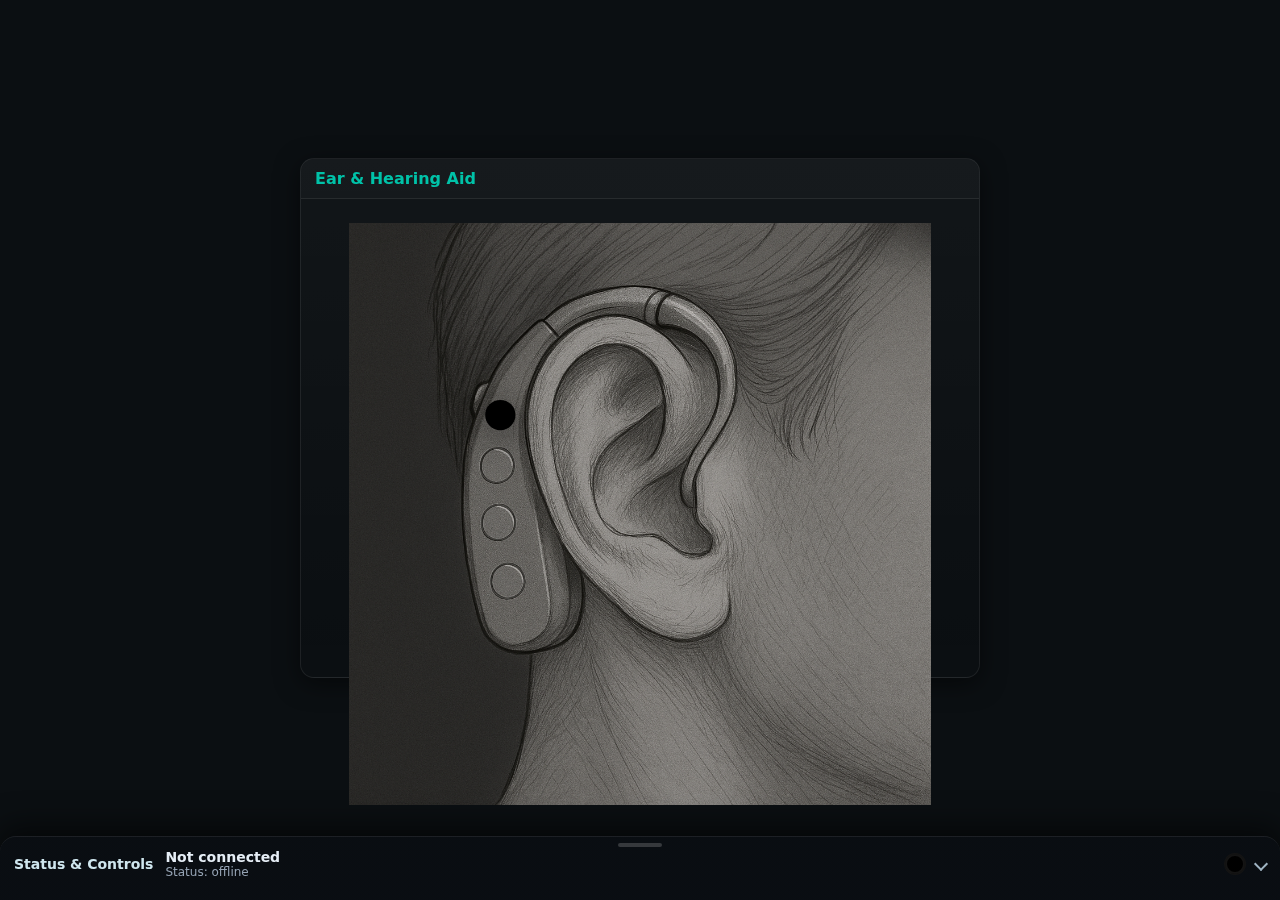
<file: index.html>
<!doctype html>
<html lang="en">
<head>
  <meta charset="utf-8" />
  <meta name="viewport" content="width=device-width, initial-scale=1, viewport-fit=cover, maximum-scale=1" />
  <title>Cicor BLE — Hearing Aid</title>

  <!-- PWA Meta -->
  <link rel="manifest" href="./manifest.json">
  <meta name="apple-mobile-web-app-capable" content="yes">
  <meta name="apple-mobile-web-app-title" content="Cicor BLE">
  <meta name="apple-mobile-web-app-status-bar-style" content="black-translucent">
  <meta name="theme-color" content="#0b0f12">
  <link rel="icon" href="./favicon.ico" type="image/x-icon">
  <link rel="apple-touch-icon" href="./icons/icon-192.png">

  <link rel="stylesheet" href="./styles.css" />
</head>
<body>
  <main class="stage">
    <div class="card device-card">
      <h2>Ear & Hearing Aid</h2>
      <div class="body device-stage">
        <figure class="ear-wrap">
          <img src="./icons/HA_Ohr.png" alt="Ear with hearing aid">
          <svg class="ear-overlay led-glow" viewBox="0 0 1000 1000" xmlns="http://www.w3.org/2000/svg" aria-hidden="true">
            <circle id="pad1" class="pad" cx="254" cy="416" r="30"></circle>
            <circle id="pad2" class="pad" cx="257" cy="514" r="30"></circle>
            <circle id="pad3" class="pad" cx="272" cy="615" r="30"></circle>
            <circle id="ledCircle" class="led-glow" cx="260" cy="330" r="26"></circle>
          </svg>
        </figure>
      </div>
    </div>
  </main>

  <!-- Bottom Sheet: Status & Controls -->
  <details id="ctrlPanel" class="sheet">
    <summary class="sheet-summary">
      <div class="grab"></div>
      <div class="sum-left">
        <div class="sum-title">Status & Controls</div>
        <div class="sum-status">
          <div id="deviceName" class="big">Not connected</div>
          <div id="connState" class="muted">Status: offline</div>
        </div>
      </div>
      <div class="sum-right">
        <div class="led-preview" id="ledPreview" title="LED preview"></div>
        <div class="chev" aria-hidden="true"></div>
      </div>
    </summary>

    <div class="sheet-body">
      <div class="row">
        <div class="controls" aria-label="Connection">
          <button id="connectBtn" class="btn primary">Connect</button>
          <button id="disconnectBtn" class="btn" disabled>Disconnect</button>
        </div>
        <div class="note">Web Bluetooth requires <strong>HTTPS</strong> or localhost.</div>
      </div>

      <div class="label-muted">Buttons (live):</div>
      <div class="status-grid">
        <div class="status-box"><div class="lbl">Button 1</div><div id="b1" class="val">—</div></div>
        <div class="status-box"><div class="lbl">Button 2</div><div id="b2" class="val">—</div></div>
        <div class="status-box"><div class="lbl">Button 3</div><div id="b3" class="val">—</div></div>
      </div>

      <div class="row">
        <div class="label-muted">RGB LED</div>
        <div class="rgb">
          <label class="chip"><span class="dot r"></span><input id="ledR" type="checkbox" aria-label="LED Red">R</label>
          <label class="chip"><span class="dot g"></span><input id="ledG" type="checkbox" aria-label="LED Green">G</label>
          <label class="chip"><span class="dot b"></span><input id="ledB" type="checkbox" aria-label="LED Blue">B</label>
          <input id="colorPicker" type="color" value="#000000" title="Color picker" class="color-input"/>
          <button id="allOff" class="btn btn-compact">all off</button>
        </div>
      </div>

      <div class="row">
        <div class="label-muted">Info</div>
        <div class="info-pills">
          <div><strong>SW:</strong> <span id="swVersion">–</span></div>
          <div><strong>Temp:</strong> <span id="temp">–</span></div>
        </div>
      </div>

      <div id="iosHelper" class="helper" style="display:none">
        <strong>Note:</strong> Web Bluetooth is not available in this browser.
        You can use the simulation or a tablet browser/wrapper that supports BLE.
      </div>

      <div class="label-muted" style="margin-top:8px">Simulation (no device)</div>
      <div class="row">
        <div class="sim-controls">
          <button class="btn btn-compact" id="simB1">Sim B1</button>
          <button class="btn btn-compact" id="simB2">Sim B2</button>
          <button class="btn btn-compact" id="simB3">Sim B3</button>
        </div>
      </div>

      <div class="log" id="log" aria-live="polite">Starting log…</div>
    </div>
  </details>

  <script src="./app.js" defer></script>
</body>
</html>
</file>
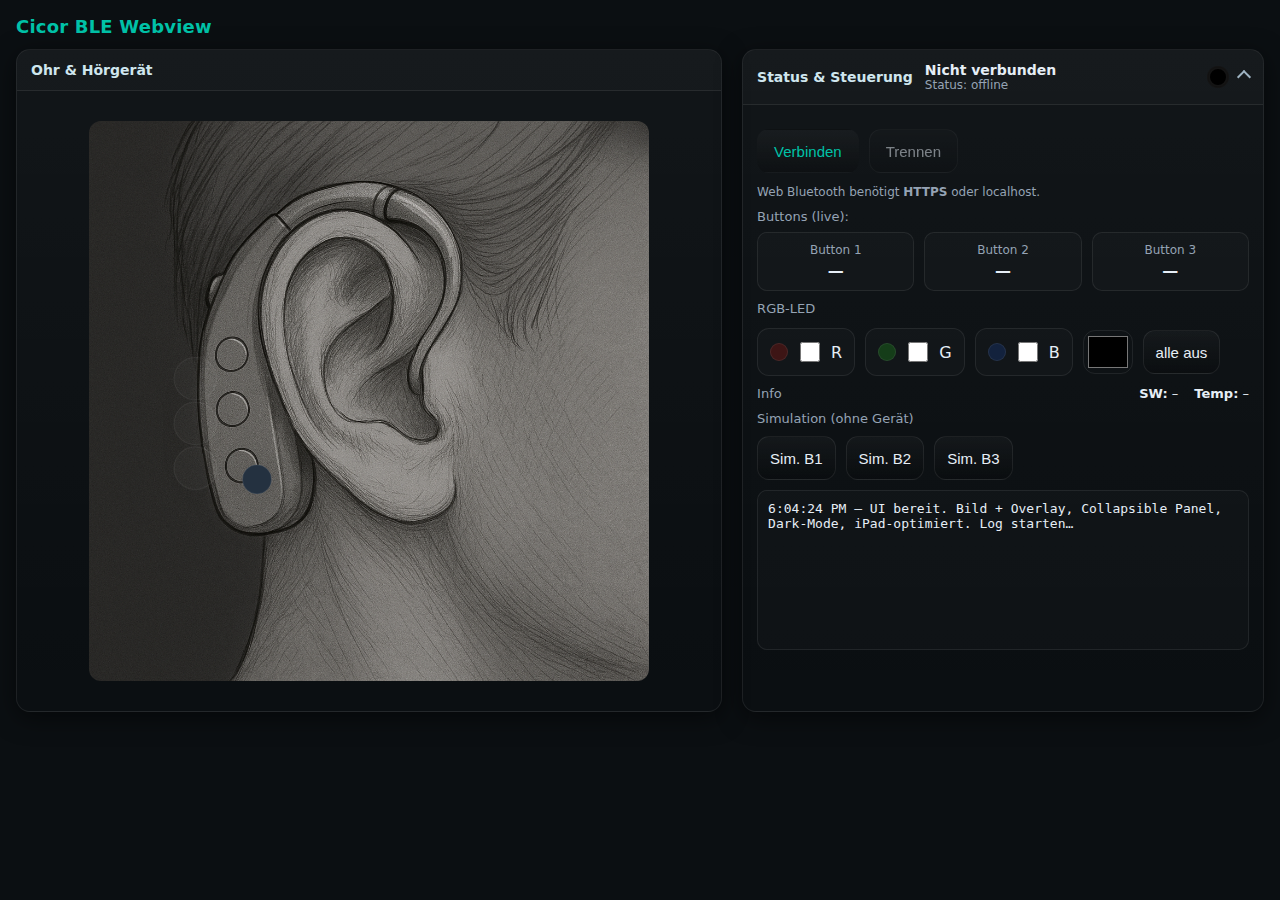
<file: HA.html>
<!doctype html>
<html lang="de">
<head>
<meta charset="utf-8" />
<meta name="viewport" content="width=device-width, initial-scale=1, viewport-fit=cover" />
<title>Cicor BLE Webview — Dark</title>

<!-- iPad / iOS PWA Tweaks -->
<meta name="apple-mobile-web-app-capable" content="yes">
<meta name="apple-mobile-web-app-title" content="Cicor BLE">
<meta name="apple-mobile-web-app-status-bar-style" content="black-translucent">
<meta name="theme-color" content="#0b0f12">
<link rel="icon" href="favicon.ico" type="image/x-icon">
<link rel="apple-touch-icon" href="favicon.ico">
<link rel="manifest" href="manifest.webmanifest">
<meta name="application-name" content="Cicor BLE">
<link rel="apple-touch-icon" href="icons/icon-192.png">
<meta name="theme-color" content="#0b0f12">


<style>
  :root{
    /* Dark palette */
    --bg:#0b0f12;
    --card:#0f1720;
    --elev:rgba(255,255,255,0.03);
    --stroke:rgba(255,255,255,0.08);
    --text:#e6eef6;
    --muted:#95a3b4;
    --accent:#00c2a8;
    --led-off:#243140;
    --ring:0 6px 24px rgba(0,0,0,.5);
  }

  /* Base */
  html,body{height:100%;margin:0;background:var(--bg);color:var(--text);
    -webkit-font-smoothing:antialiased; -moz-osx-font-smoothing:grayscale;
    font-family:Inter, ui-sans-serif, system-ui, -apple-system, "Segoe UI", Roboto, "Helvetica Neue", Arial;}
  *{box-sizing:border-box}
  :focus-visible{outline:2px solid var(--accent); outline-offset:2px; border-radius:6px}

  /* Layout */
  .wrap{min-height:100dvh; padding: max(16px, env(safe-area-inset-top)) max(16px, env(safe-area-inset-right)) max(16px, env(safe-area-inset-bottom)) max(16px, env(safe-area-inset-left));}
  header{display:flex;align-items:center;justify-content:space-between;margin-bottom:12px;}
  h1{margin:0;font-size:18px;letter-spacing:.2px;color:var(--accent)}

  .grid{display:grid;grid-template-columns:1.15fr .85fr;gap:20px}
  @media (max-width:980px){ .grid{grid-template-columns:1fr} }

  /* Karten / Panel */
  .card{background:linear-gradient(180deg, var(--elev), transparent); border:1px solid var(--stroke); border-radius:14px; box-shadow:var(--ring)}
  .card h2{margin:0;padding:12px 14px;font-size:14px;color:#cfe6ee;border-bottom:1px solid var(--stroke);background:rgba(255,255,255,0.02);border-radius:14px 14px 0 0}
  .card .body{padding:14px}

  /* MAIN: Bild + Overlay */
  .device-stage{display:flex;align-items:center;justify-content:center}
  .ear-wrap{position:relative; width:min(560px, 100%); aspect-ratio:1/1;}
  .ear-wrap img{width:100%; height:100%; display:block; border-radius:12px; object-fit:cover;}
  .ear-overlay{position:absolute; inset:0; width:100%; height:100%;}
  .pad{fill:rgba(255,255,255,0.02);stroke:rgba(255,255,255,0.06);stroke-width:2;transition:all 160ms ease}
  .pad.active{fill:var(--accent);stroke:rgba(0,0,0,0.35);transform:scale(1.05);filter:drop-shadow(0 8px 18px rgba(0,194,168,0.22))}
  .led-circle{fill:var(--led-off);stroke:rgba(255,255,255,0.10);stroke-width:1.6}
  .led-glow{filter:drop-shadow(0 8px 24px rgba(0,0,0,.35))}

  /* Collapsible Panel: Status & Steuerung */
  details.panel{ background:linear-gradient(180deg, var(--elev), transparent);
    border:1px solid var(--stroke); border-radius:14px; box-shadow:var(--ring); overflow:hidden }
  details.panel > summary{
    display:flex; align-items:center; justify-content:space-between; gap:12px;
    padding:12px 14px; cursor:pointer; list-style:none; user-select:none;
    background:rgba(255,255,255,0.02); border-bottom:1px solid var(--stroke);
  }
  details.panel > summary::-webkit-details-marker{display:none}
  .sum-left{display:flex; gap:12px; align-items:center}
  .sum-title{font-size:14px; color:#cfe6ee; font-weight:600}
  .sum-status .big{font-size:14px;font-weight:600}
  .sum-status .muted{color:var(--muted); font-size:12px}
  .sum-right{display:flex; align-items:center; gap:10px}
  .chev{width:10px;height:10px;border-right:2px solid #9fb4c3;border-bottom:2px solid #9fb4c3;transform:rotate(45deg); transition:transform 160ms ease}
  details[open] .chev{ transform:rotate(-135deg); }

  .panel .body{padding:14px}
  .muted{color:var(--muted)}
  .status-grid{display:grid;grid-template-columns:repeat(3,minmax(0,1fr));gap:10px;margin-top:8px}
  .status-box{padding:10px;border:1px solid var(--stroke);border-radius:10px;background:rgba(255,255,255,0.02);text-align:center}
  .status-box .lbl{font-size:12px;color:var(--muted)}
  .status-box .val{font-weight:700;margin-top:4px}
  .row{display:flex;gap:12px;align-items:center;justify-content:space-between;margin:10px 0;flex-wrap:wrap}

  /* Controls */
  .controls{display:flex;gap:10px;align-items:center;flex-wrap:wrap}
  button.btn{
    background:linear-gradient(180deg, rgba(255,255,255,0.03), rgba(0,0,0,0.2));
    border:1px solid var(--stroke);
    color:var(--text); padding:12px 16px; border-radius:12px; cursor:pointer; font-size:15px;
    touch-action: manipulation; min-width:44px; min-height:44px;
  }
  button.btn.primary{color:var(--accent); border-color:transparent}
  button.btn[disabled]{opacity:.5; cursor:not-allowed}

  .rgb{display:flex;gap:10px;align-items:center;flex-wrap:wrap}
  .chip{display:flex;gap:8px;align-items:center;padding:10px 12px;border-radius:12px;border:1px solid var(--stroke);background:rgba(255,255,255,0.02);min-height:44px}
  .chip input{width:20px;height:20px}
  .dot{width:18px;height:18px;border-radius:50%;border:1px solid var(--stroke)}
  .dot.r{background:#3d1515}
  .dot.g{background:#153d19}
  .dot.b{background:#13223d}
  .led-preview{width:22px;height:22px;border-radius:50%;border:1px solid var(--stroke);background:var(--led-off);box-shadow:inset 0 0 0 2px rgba(255,255,255,.08)}

  .log{height:160px;overflow:auto;font-family:ui-monospace, SFMono-Regular, Menlo, Consolas, monospace;
       font-size:13px;background:rgba(255,255,255,0.02);border:1px solid var(--stroke);border-radius:10px;padding:10px;-webkit-overflow-scrolling:touch}
  .helper{background:rgba(255,204,102,0.08);border:1px solid rgba(255,204,102,0.35);color:#ffe7b3;padding:10px;border-radius:10px;font-size:13px}

  /* Touch-friendly on tablets */
  @media (pointer:coarse){ button.btn{padding:14px 18px;font-size:16px} .chip{padding:12px 14px} .status-box{padding:12px} }
  @media (prefers-reduced-motion:reduce){ .pad{transition:none} }
</style>
</head>
<body>
  <div class="wrap">
    <header>
      <h1>Cicor BLE Webview</h1>
      <!-- Connect/Disconnect sind im Panel -->
    </header>

    <div class="grid">
      <!-- MAIN: Dein Bild + Overlay -->
      <div class="card">
        <h2>Ohr & Hörgerät</h2>
        <div class="body device-stage">
          <figure class="ear-wrap">
            <!-- Dein Bild -->
            <img src="./icons/HA_Ohr.png" alt="Ohr mit Hörgerät">

            <!-- Responsive SVG-Overlay (Pads/LED leuchten bei BLE-Events) -->
            <svg class="ear-overlay led-glow" viewBox="0 0 1000 1000" xmlns="http://www.w3.org/2000/svg" aria-hidden="true">
              <!-- drei Tasten links am Gerät (Positionen ggf. anpassen) -->
              <circle id="pad1" class="pad" cx="190" cy="460" r="38"/>
              <circle id="pad2" class="pad" cx="190" cy="540" r="38"/>
              <circle id="pad3" class="pad" cx="190" cy="620" r="38"/>

              <!-- Seiten-LED -->
              <circle id="ledCircle" class="led-circle" cx="300" cy="640" r="26"/>
            </svg>
          </figure>
        </div>
      </div>

      <!-- COLLAPSIBLE: Status & Steuerung -->
      <details id="ctrlPanel" class="panel" open>
        <summary>
          <div class="sum-left">
            <div class="sum-title">Status &amp; Steuerung</div>
            <div class="sum-status">
              <div id="deviceName" class="big">Nicht verbunden</div>
              <div id="connState" class="muted">Status: offline</div>
            </div>
          </div>
          <div class="sum-right">
            <div class="led-preview" id="ledPreview" title="LED Vorschau"></div>
            <div class="chev" aria-hidden="true"></div>
          </div>
        </summary>

        <div class="body">
          <div class="row">
            <div class="controls" aria-label="Verbindung">
              <button id="connectBtn" class="btn primary">Verbinden</button>
              <button id="disconnectBtn" class="btn" disabled>Trennen</button>
            </div>
            <div class="muted" style="font-size:12px">Web Bluetooth benötigt <strong>HTTPS</strong> oder localhost.</div>
          </div>

          <div class="muted" style="margin-top:6px;font-size:13px">Buttons (live):</div>
          <div class="status-grid">
            <div class="status-box"><div class="lbl">Button 1</div><div id="b1" class="val">—</div></div>
            <div class="status-box"><div class="lbl">Button 2</div><div id="b2" class="val">—</div></div>
            <div class="status-box"><div class="lbl">Button 3</div><div id="b3" class="val">—</div></div>
          </div>

          <div class="row">
            <div class="muted" style="font-size:13px">RGB‑LED</div>
            <div class="rgb">
              <label class="chip"><span class="dot r"></span><input id="ledR" type="checkbox" aria-label="LED Rot">R</label>
              <label class="chip"><span class="dot g"></span><input id="ledG" type="checkbox" aria-label="LED Grün">G</label>
              <label class="chip"><span class="dot b"></span><input id="ledB" type="checkbox" aria-label="LED Blau">B</label>
              <input id="colorPicker" type="color" value="#000000" title="Farbwähler" style="height:44px;border-radius:12px;border:1px solid var(--stroke);background:transparent;color:var(--text)"/>
              <button id="allOff" class="btn" style="padding:10px 12px">alle aus</button>
            </div>
          </div>

          <div class="row">
            <div class="muted" style="font-size:13px">Info</div>
            <div style="display:flex;gap:16px;flex-wrap:wrap">
              <div style="font-size:13px"><strong>SW:</strong> <span id="swVersion">–</span></div>
              <div style="font-size:13px"><strong>Temp:</strong> <span id="temp">–</span></div>
            </div>
          </div>

          <div id="iosHelper" class="helper" style="display:none">
            <strong>Hinweis:</strong> In diesem Browser ist Web Bluetooth nicht verfügbar.  
            Du kannst die Simulation nutzen oder einen iPad‑Browser/Wrapper verwenden, der BLE unterstützt.
          </div>

          <div class="muted" style="margin-top:8px;font-size:13px">Simulation (ohne Gerät)</div>
          <div class="row">
            <div style="display:flex;gap:10px;flex-wrap:wrap">
              <button class="btn" id="simB1" style="padding:10px 12px">Sim. B1</button>
              <button class="btn" id="simB2" style="padding:10px 12px">Sim. B2</button>
              <button class="btn" id="simB3" style="padding:10px 12px">Sim. B3</button>
            </div>
          </div>

          <div class="log" id="log" aria-live="polite">Log starten…</div>
        </div>
      </details>
    </div>
  </div>

<script>
/* --------------------------------------------------------------------------
   BLE‑Setup kompatibel zu deinem bisherigen Tool/Demo:
   Service: 0000fe40‑cc7a‑482a‑984a‑7f2ed5b3e58f
   Buttons (Notify): 0000fe42‑...‑ed01/ed02/ed03  (Byte1 = 1 gedrückt / 0 losgelassen)
   SW‑Version (Notify, Text): 0000fe42‑...‑ed04
   Temperatur (Notify, Float32 LE /10): 0000fe42‑...‑ed05
   RGB‑LED (Write): 0000fe41‑...‑ed19  Payload: [0x00, channel, 0x00|0x01]  (0x01=Rot, 0x02=Blau, 0x03=Grün)
   Diese Zuordnung entspricht deiner vorhandenen Implementierung. :contentReference[oaicite:0]{index=0} :contentReference[oaicite:1]{index=1}
--------------------------------------------------------------------------- */

const NAME_PREFIX = 'CICOR';
const SERVICE_UUID = '0000fe40-cc7a-482a-984a-7f2ed5b3e58f';

const CH_BTN1_UUID = '0000fe42-8e22-4541-9d4c-21edae82ed01';
const CH_BTN2_UUID = '0000fe42-8e22-4541-9d4c-21edae82ed02';
const CH_BTN3_UUID = '0000fe42-8e22-4541-9d4c-21edae82ed03';
const CH_SWV_UUID  = '0000fe42-8e22-4541-9d4c-21edae82ed04';
const CH_TEMP_UUID = '0000fe42-8e22-4541-9d4c-21edae82ed05';
const CH_LED_UUID  = '0000fe41-8e22-4541-9d4c-21edae82ed19';

const CH_RED  = 0x01;
const CH_BLUE = 0x02;
const CH_GRN  = 0x03;

/* iPad / iOS detection */
const IS_IOS = /iPad|iPhone|iPod/.test(navigator.platform)
            || (navigator.userAgent.includes('Mac') && 'ontouchend' in document);

/* UI refs */
const logEl   = document.getElementById('log');
const deviceNameEl = document.getElementById('deviceName');
const connStateEl  = document.getElementById('connState');
const connectBtn   = document.getElementById('connectBtn');
const disconnectBtn= document.getElementById('disconnectBtn');
const b1 = document.getElementById('b1');
const b2 = document.getElementById('b2');
const b3 = document.getElementById('b3');
const pad1 = document.getElementById('pad1');
const pad2 = document.getElementById('pad2');
const pad3 = document.getElementById('pad3');
const ledCircle = document.getElementById('ledCircle');
const ledPreview = document.getElementById('ledPreview');
const ledR = document.getElementById('ledR');
const ledG = document.getElementById('ledG');
const ledB = document.getElementById('ledB');
const colorPicker = document.getElementById('colorPicker');
const allOffBtn = document.getElementById('allOff');
const swVersionEl = document.getElementById('swVersion');
const tempEl = document.getElementById('temp');
const iosHelper = document.getElementById('iosHelper');

/* BLE state */
let device = null, server = null, service = null;
let chBtn1 = null, chBtn2 = null, chBtn3 = null, chSwv = null, chTemp = null, chLed = null;

function log(...msg){
  const t = new Date().toLocaleTimeString();
  logEl.textContent = `${t} — ${msg.join(' ')}\n` + logEl.textContent;
}

function setConn(online, name){
  deviceNameEl.textContent = name || (online ? 'Verbunden' : 'Nicht verbunden');
  connStateEl.textContent = online ? 'Status: verbunden' : 'Status: offline';
  connectBtn.disabled = online;
  disconnectBtn.disabled = !online;
}
function setPad(padEl, on){ on ? padEl.classList.add('active') : padEl.classList.remove('active'); }
function currentColor(){
  const r = ledR.checked ? 255 : 0;
  const g = ledG.checked ? 255 : 0;
  const b = ledB.checked ? 255 : 0;
  return `rgb(${r},${g},${b})`;
}
function updateLedVisual(){
  const col = currentColor();
  ledCircle.setAttribute('fill', col);
  ledPreview.style.background = col;
}

/* Connect / Disconnect */
async function connectBLE(){
  try{
    if(!navigator.bluetooth){
      log('Web Bluetooth nicht verfügbar.');
      if(IS_IOS){ iosHelper.style.display = 'block'; }
      return;
    }
    log('Gerätesuche…');
    device = await navigator.bluetooth.requestDevice({
      filters: [{ namePrefix: NAME_PREFIX }],
      optionalServices: [SERVICE_UUID]
    });
    device.addEventListener('gattserverdisconnected', onDisconnected);
    deviceNameEl.textContent = device.name || device.id || 'Gerät';
    log('Ausgewählt:', device.name || device.id);

    server  = await device.gatt.connect();
    setConn(true, device.name || device.id);
    log('GATT verbunden, lade Service/Characteristics…');

    service = await server.getPrimaryService(SERVICE_UUID);
    const chars = await service.getCharacteristics();

    chBtn1 = chars.find(c=>c.uuid.toLowerCase()===CH_BTN1_UUID);
    chBtn2 = chars.find(c=>c.uuid.toLowerCase()===CH_BTN2_UUID);
    chBtn3 = chars.find(c=>c.uuid.toLowerCase()===CH_BTN3_UUID);
    chSwv  = chars.find(c=>c.uuid.toLowerCase()===CH_SWV_UUID);
    chTemp = chars.find(c=>c.uuid.toLowerCase()===CH_TEMP_UUID);
    chLed  = chars.find(c=>c.uuid.toLowerCase()===CH_LED_UUID);

    await startNotifications();
    log('Bereit.');
  }catch(e){
    log('Fehler beim Verbinden:', e.message || e);
    setConn(false);
  }
}
function onDisconnected(){ log('Gerät getrennt'); setConn(false); clearHandles(); }
function clearHandles(){ chBtn1=chBtn2=chBtn3=chSwv=chTemp=chLed=null; }
async function disconnect(){ try{ if(device && device.gatt.connected){ device.gatt.disconnect(); } }catch{} setConn(false); log('Getrennt.'); }

/* Notifications */
async function startNotifications(){
  const onBtn = (elTxt, padEl) => e => {
    try{
      const v = e.target.value.getUint8(1); // Byte1 = 1/0 (pressed/released)
      elTxt.textContent = v===1 ? 'gedrückt' : 'losgelassen';
      setPad(padEl, v===1);
    }catch(err){ log('Notif‑Parse‑Fehler:', err.message); }
  };
  if(chBtn1){ await chBtn1.startNotifications(); chBtn1.addEventListener('characteristicvaluechanged', onBtn(b1,pad1), {passive:true}); }
  if(chBtn2){ await chBtn2.startNotifications(); chBtn2.addEventListener('characteristicvaluechanged', onBtn(b2,pad2), {passive:true}); }
  if(chBtn3){ await chBtn3.startNotifications(); chBtn3.addEventListener('characteristicvaluechanged', onBtn(b3,pad3), {passive:true}); }

  if(chSwv){
    await chSwv.startNotifications();
    chSwv.addEventListener('characteristicvaluechanged', e=>{
      const dec = new TextDecoder();
      swVersionEl.textContent = dec.decode(e.target.value.buffer || e.target.value);
    }, {passive:true});
  }
  if(chTemp){
    await chTemp.startNotifications();
    chTemp.addEventListener('characteristicvaluechanged', e=>{
      const dv = new DataView(e.target.value.buffer);
      const floatRaw = dv.getFloat32(0, true);
      const t = floatRaw/10;
      tempEl.textContent = `${t.toFixed(1)} °C`;
    }, {passive:true});
  }
}

/* LED write (RGB 1‑Bit pro Kanal) */
async function writeLedChannel(channel, on){
  updateLedVisual(); // sofortige UI
  if(!chLed){ log('LED‑Characteristic nicht gefunden — nur UI aktualisiert.'); return; }
  try{
    const payload = new Uint8Array([0x00, channel, on ? 0x01 : 0x00]);
    await chLed.writeValue(payload);
    log(`LED ch=${channel} -> ${on ? 'ein' : 'aus'}`);
  }catch(e){ log('LED‑Write‑Fehler:', e.message); }
}
function syncFromCheckboxes(){
  writeLedChannel(CH_RED,  ledR.checked);
  writeLedChannel(CH_GRN,  ledG.checked);
  writeLedChannel(CH_BLUE, ledB.checked);
}
function setFromColor(hex){
  const r = parseInt(hex.slice(1,3),16) > 127;
  const g = parseInt(hex.slice(3,5),16) > 127;
  const b = parseInt(hex.slice(5,7),16) > 127;
  ledR.checked = r; ledG.checked = g; ledB.checked = b;
  updateLedVisual();
  syncFromCheckboxes();
}

/* UI wiring */
connectBtn.addEventListener('click', connectBLE, {passive:true});
disconnectBtn.addEventListener('click', disconnect, {passive:true});

ledR.addEventListener('change', syncFromCheckboxes, {passive:true});
ledG.addEventListener('change', syncFromCheckboxes, {passive:true});
ledB.addEventListener('change', syncFromCheckboxes, {passive:true});
colorPicker.addEventListener('input', e=> setFromColor(e.target.value), {passive:true});
allOffBtn.addEventListener('click', ()=>{ ledR.checked=ledG.checked=ledB.checked=false; syncFromCheckboxes(); }, {passive:true});

/* Simulation (touchfreundlich) */
const sim = (box, pad)=>{ box.textContent='gedrückt'; setPad(pad,true); setTimeout(()=>{ box.textContent='losgelassen'; setPad(pad,false); },700); };
document.getElementById('simB1').addEventListener('pointerdown', ()=>sim(b1,pad1), {passive:true});
document.getElementById('simB2').addEventListener('pointerdown', ()=>sim(b2,pad2), {passive:true});
document.getElementById('simB3').addEventListener('pointerdown', ()=>sim(b3,pad3), {passive:true});

/* Init */
setConn(false);
updateLedVisual();
if(IS_IOS && !('bluetooth' in navigator)){ iosHelper.style.display = 'block'; }
log('UI bereit. Bild + Overlay, Collapsible Panel, Dark‑Mode, iPad‑optimiert.');

if ("serviceWorker" in navigator) {
  window.addEventListener("load", () => {
    navigator.serviceWorker.register("./service-worker.js")
      .then(reg => console.log("SW registriert:", reg.scope))
      .catch(err => console.warn("SW Fehler:", err));
  });
}
</script>
</body>
</html>
</file>
<file: styles.css>
:root{
  --bg:#0b0f12;
  --card:#0f1720;
  --text:#e6eef6;
  --muted:#95a3b4;
  --accent:#00c2a8;
  --stroke:rgba(255,255,255,0.08);
  --elev:rgba(255,255,255,0.03);
  --led-off:#243140;
  --ring:0 6px 24px rgba(0,0,0,.5);

  --sheet-peek:64px;
  --sheet-open-h:78dvh;
  --round:16px;
}

*{ box-sizing:border-box; -webkit-tap-highlight-color:transparent; }
html, body{
  height:100%;
  margin:0;
  background:var(--bg);
  color:var(--text);
  font-family:Inter, ui-sans-serif, system-ui, -apple-system, "Segoe UI", Roboto, "Helvetica Neue", Arial;
  overflow:hidden;
  overscroll-behavior:none;
}

/* ---------- HEARING AID CARD ---------- */
.stage{
  position:fixed;
  inset:0;
  display:grid;
  place-items:center;
  padding-bottom:var(--sheet-peek);
}

.card.device-card{
  background:linear-gradient(180deg, var(--elev), transparent);
  border:1px solid var(--stroke);
  border-radius:14px;
  box-shadow:var(--ring);
  width:min(90dvw, 680px);
  height:min(70dvh, 520px);
  display:flex;
  flex-direction:column;
  justify-content:flex-start;
  align-items:stretch;
}
.card.device-card h2{
  margin:0;
  padding:10px 14px;
  font-size:16px;
  color:var(--accent);
  border-bottom:1px solid var(--stroke);
  background:rgba(255,255,255,0.02);
  border-radius:14px 14px 0 0;
}
.device-stage{
  flex:1;
  display:flex;
  align-items:center;
  justify-content:center;
  padding:8px;
}
.ear-wrap{
  position:relative;
  width:100%;
  height:100%;
  border-radius:12px;
  overflow:hidden;
}
.ear-wrap img{
  width:100%;
  height:100%;
  object-fit:contain;
  display:block;
}
.ear-overlay{
  position:absolute;
  inset:0;
  width:100%;
  height:100%;
}
.pad{
  fill:rgba(255,255,255,0.03);
  stroke:rgba(255,255,255,0.12);
  stroke-width:2;
  transition:transform 160ms ease, fill 160ms ease, stroke 160ms ease;
}
.pad.active{
  fill:var(--accent);
  stroke:rgba(0,0,0,0.35);
  filter:drop-shadow(0 8px 18px rgba(0,194,168,0.22));
  transform:scale(1.05);
}
.led-glow{ filter:drop-shadow(0 8px 24px rgba(0,0,0,.35)) }

/* ---------- BOTTOM SHEET ---------- */
.sheet{
  position:fixed;
  left:0; right:0; bottom:0;
  height:var(--sheet-open-h);
  max-height:var(--sheet-open-h);
  background:linear-gradient(180deg, rgba(10,14,19,.96), rgba(10,14,19,.98));
  border-top:1px solid rgba(255,255,255,.08);
  border-radius:var(--round) var(--round) 0 0;
  box-shadow:0 -10px 30px rgba(0,0,0,.55);
  transform:translateY(calc(100% - var(--sheet-peek)));
  transition:transform 260ms ease;
  z-index:20;
  overflow:hidden;
}
.sheet[open]{ transform:translateY(0); }

.sheet-summary{
  display:flex; align-items:center; justify-content:space-between; gap:12px;
  padding:12px 14px; cursor:pointer; list-style:none; user-select:none;
  position:relative;
}
.sheet-summary::-webkit-details-marker{ display:none }
.grab{
  position:absolute; top:6px; left:50%; transform:translateX(-50%);
  width:44px; height:4px; border-radius:4px; background:rgba(255,255,255,.18);
}
.sum-left{ display:flex; gap:12px; align-items:center }
.sum-title{ font-size:14px; color:#cfe6ee; font-weight:600 }
.sum-status .big{ font-size:14px; font-weight:600 }
.muted{ color:var(--muted); font-size:12px }
.sum-right{ display:flex; align-items:center; gap:10px }
.chev{
  width:10px; height:10px; border-right:2px solid #9fb4c3; border-bottom:2px solid #9fb4c3;
  transform:rotate(45deg); transition:transform 160ms ease;
}
.sheet[open] .chev{ transform:rotate(-135deg); }

.sheet-body{
  padding:8px 14px 14px;
  height:calc(var(--sheet-open-h) - 48px);
  overflow:auto;
  -webkit-overflow-scrolling:touch;
}

/* ---------- Controls ---------- */
.row{ display:flex; gap:12px; align-items:center; justify-content:space-between; margin:10px 0; flex-wrap:wrap }
.controls{ display:flex; gap:10px; align-items:center; flex-wrap:wrap }

button.btn{
  background:linear-gradient(180deg, rgba(255,255,255,0.03), rgba(0,0,0,0.24));
  border:1px solid var(--stroke);
  color:var(--text);
  padding:12px 16px;
  border-radius:12px;
  cursor:pointer;
  font-size:15px;
  touch-action:manipulation;
  min-width:44px;
  min-height:44px;
}
button.btn.primary{ color:var(--accent); border-color:transparent }
button.btn[disabled]{ opacity:.5; cursor:not-allowed }
.btn-compact{ padding:10px 12px }

.rgb{ display:flex; gap:10px; align-items:center; flex-wrap:wrap }
.chip{
  display:flex; gap:8px; align-items:center;
  padding:10px 12px;
  border-radius:12px;
  border:1px solid var(--stroke);
  background:rgba(255,255,255,0.02);
  min-height:44px;
}
.chip input{ width:20px; height:20px }
.dot{ width:18px; height:18px; border-radius:50%; border:1px solid var(--stroke) }
.dot.r{ background:#3d1515 }
.dot.g{ background:#153d19 }
.dot.b{ background:#13223d }

.color-input{
  height:44px;
  border-radius:12px;
  border:1px solid var(--stroke);
  background:transparent;
  color:var(--text);
}

.led-preview{
  width:22px; height:22px;
  border-radius:50%;
  border:1px solid var(--stroke);
  background:var(--led-off);
  box-shadow:inset 0 0 0 2px rgba(255,255,255,.08);
}

.label-muted{ color:var(--muted); font-size:13px }
.note{ color:var(--muted); font-size:12px }

.status-grid{
  display:grid;
  grid-template-columns:repeat(3,minmax(0,1fr));
  gap:10px;
  margin-top:8px;
}
.status-box{
  padding:10px;
  border:1px solid var(--stroke);
  border-radius:10px;
  background:rgba(255,255,255,0.02);
  text-align:center;
}
.status-box .lbl{ font-size:12px; color:var(--muted) }
.status-box .val{ font-weight:700; margin-top:4px }

.info-pills{ display:flex; gap:16px; flex-wrap:wrap; font-size:13px }
.log{
  height:160px;
  overflow:auto;
  font-family:ui-monospace, SFMono-Regular, Menlo, Consolas, monospace;
  font-size:13px;
  background:rgba(255,255,255,0.02);
  border:1px solid var(--stroke);
  border-radius:10px;
  padding:10px;
  -webkit-overflow-scrolling:touch;
}

.helper{
  background:rgba(255,204,102,0.08);
  border:1px solid rgba(255,204,102,0.35);
  color:#ffe7b3;
  padding:10px;
  border-radius:10px;
  font-size:13px;
}

:focus-visible{ outline:2px solid var(--accent); outline-offset:2px; border-radius:6px }
</file>
